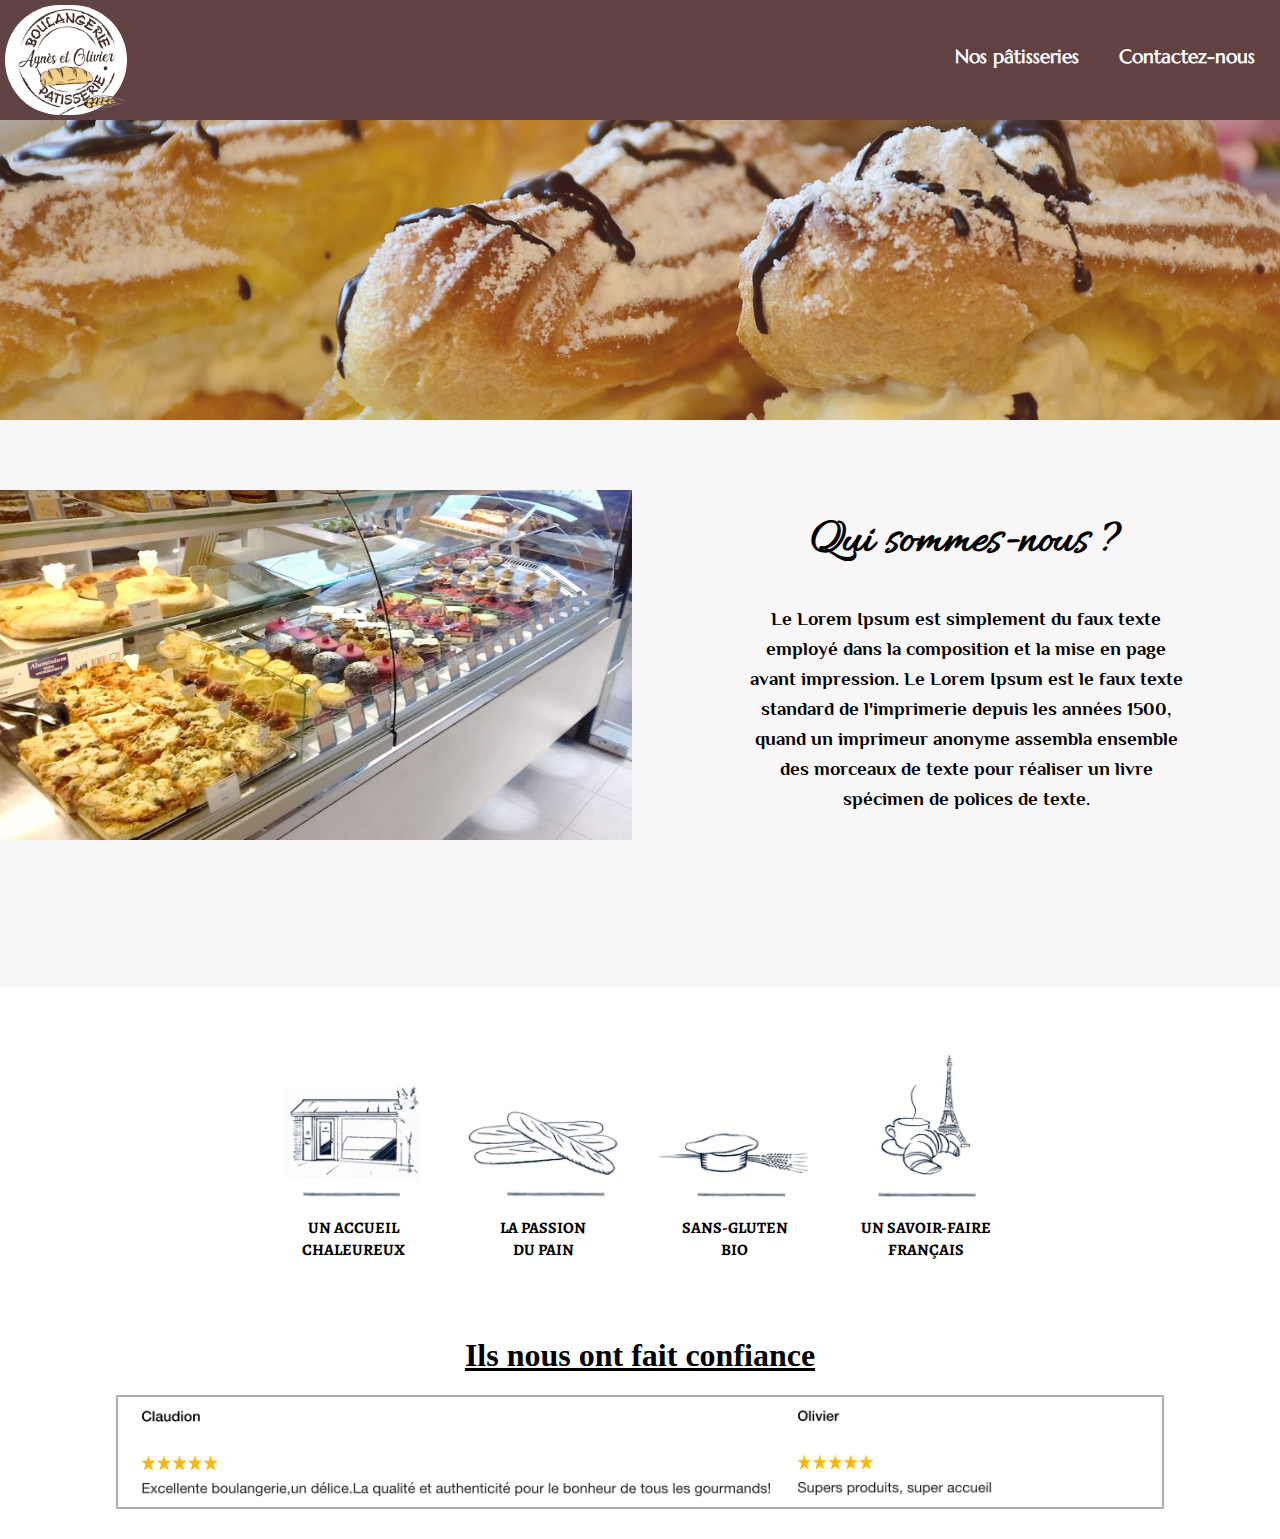
<file: index.html>
<!doctype html>
<html lang="fr">
<head>
  <meta charset="utf-8">
  <meta name="viewport" content="width=device-width, initial-scale=1.0, shrink-to-fit=no">
  <title>Agnès et Olivier</title>
  <link rel="stylesheet" href="./css/style.css">
  <link rel="stylesheet" media="screen and (max-width: 640px)" href='./css/smartphone.css' type="text/css" />
  <link rel="stylesheet" media="screen and (max-width: 1024px)" href='./css/tablette.css' type="text/css" />
  <link href="https://fonts.googleapis.com/css?family=Alegreya|Alegreya+Sans+SC|Philosopher&display=swap" rel="stylesheet">
  <link href="https://fonts.googleapis.com/css?family=Allura&display=swap" rel="stylesheet">
  <link href="https://fonts.googleapis.com/css?family=Marcellus&display=swap" rel="stylesheet">
  <link rel="icon" type="image/png" href="./img/logo.png" />
</head>
<body>
    <!-- NAVBAR -->
    <nav class='navbar'>
        <div class='white'>
          <a href='./index.html'><img class='logo' src='./img/logo.png' alt='logo' /></a>
        </div>
        <div class='box-items'>
            <h3 class='link-items'><a href='./product.html'>Nos pâtisseries</a></h3>
          <h3 class='link-items'><a href='./contact.html'>Contactez-nous</a></h3>
        </div>
    </nav>
    <!-- ./NAVBAR -->
  

    <!-- BANNIERE -->
    <div class='banniere'>

    </div>
    <!-- ./BANNIERE -->

	<!-- CONTENT -->
	
	<div class='container-content'>

		<div class='aside-left'>
      		<img class='vitrine' src='./img/vitrine.jpeg' alt='vitrine' />
		</div>

		<div class='aside-right'>
			<h1 class='title'>Qui sommes-nous ?</h1>
			<h3 class='text'>Le Lorem Ipsum est simplement du faux texte employé dans la composition et la mise en page avant impression. Le Lorem Ipsum est le faux texte standard de l'imprimerie depuis les années 1500, quand un imprimeur anonyme assembla ensemble des morceaux de texte pour réaliser un livre spécimen de polices de texte.</h3>
    	</div>

  </div>
  
  <div class='aside-bottom'>
    <div class='box-icon'>
        <img class='icon' src='./img/icon1.jpeg' alt='icon' />
        <h3 class='title-icon'>UN ACCUEIL <br>CHALEUREUX</h3>
    </div>
    <div class='box-icon'>
        <img class='icon' src='./img/icon2.jpeg' alt='icon' />
        <h3 class='title-icon'>LA PASSION<br> DU PAIN</h3>
    </div>
    <div class='box-icon'>
        <img class='icon' src='./img/icon4.jpeg' alt='icon' />
        <h3 class='title-icon'>SANS-GLUTEN<br>BIO </h3>
    </div>
		<div class='box-icon'>
			<img class='icon' src='./img/icon5.jpeg' alt='icon' />
			<h3 class='title-icon'>UN SAVOIR-FAIRE<br>FRANÇAIS</h3>
		</div>
  	</div>

  <h1 class='title-feedback'>Ils nous ont fait confiance</h1>
  <div class='box-slider'>
    <div id="slider">
        <figure>
          <img class='feedback' src="./img/avis1.png" >
          <img class='feedback' src='./img/avis2.png' >
          <img class='feedback' src="./img/avis5.png" >
          <img class='feedback' src="./img/avis2.png" >
          <img class='feedback' src="./img/avis1.png" >
        </figure>
      </div>
  </div>

    <!-- ./CONTENT -->
</body>
</html>
</file>
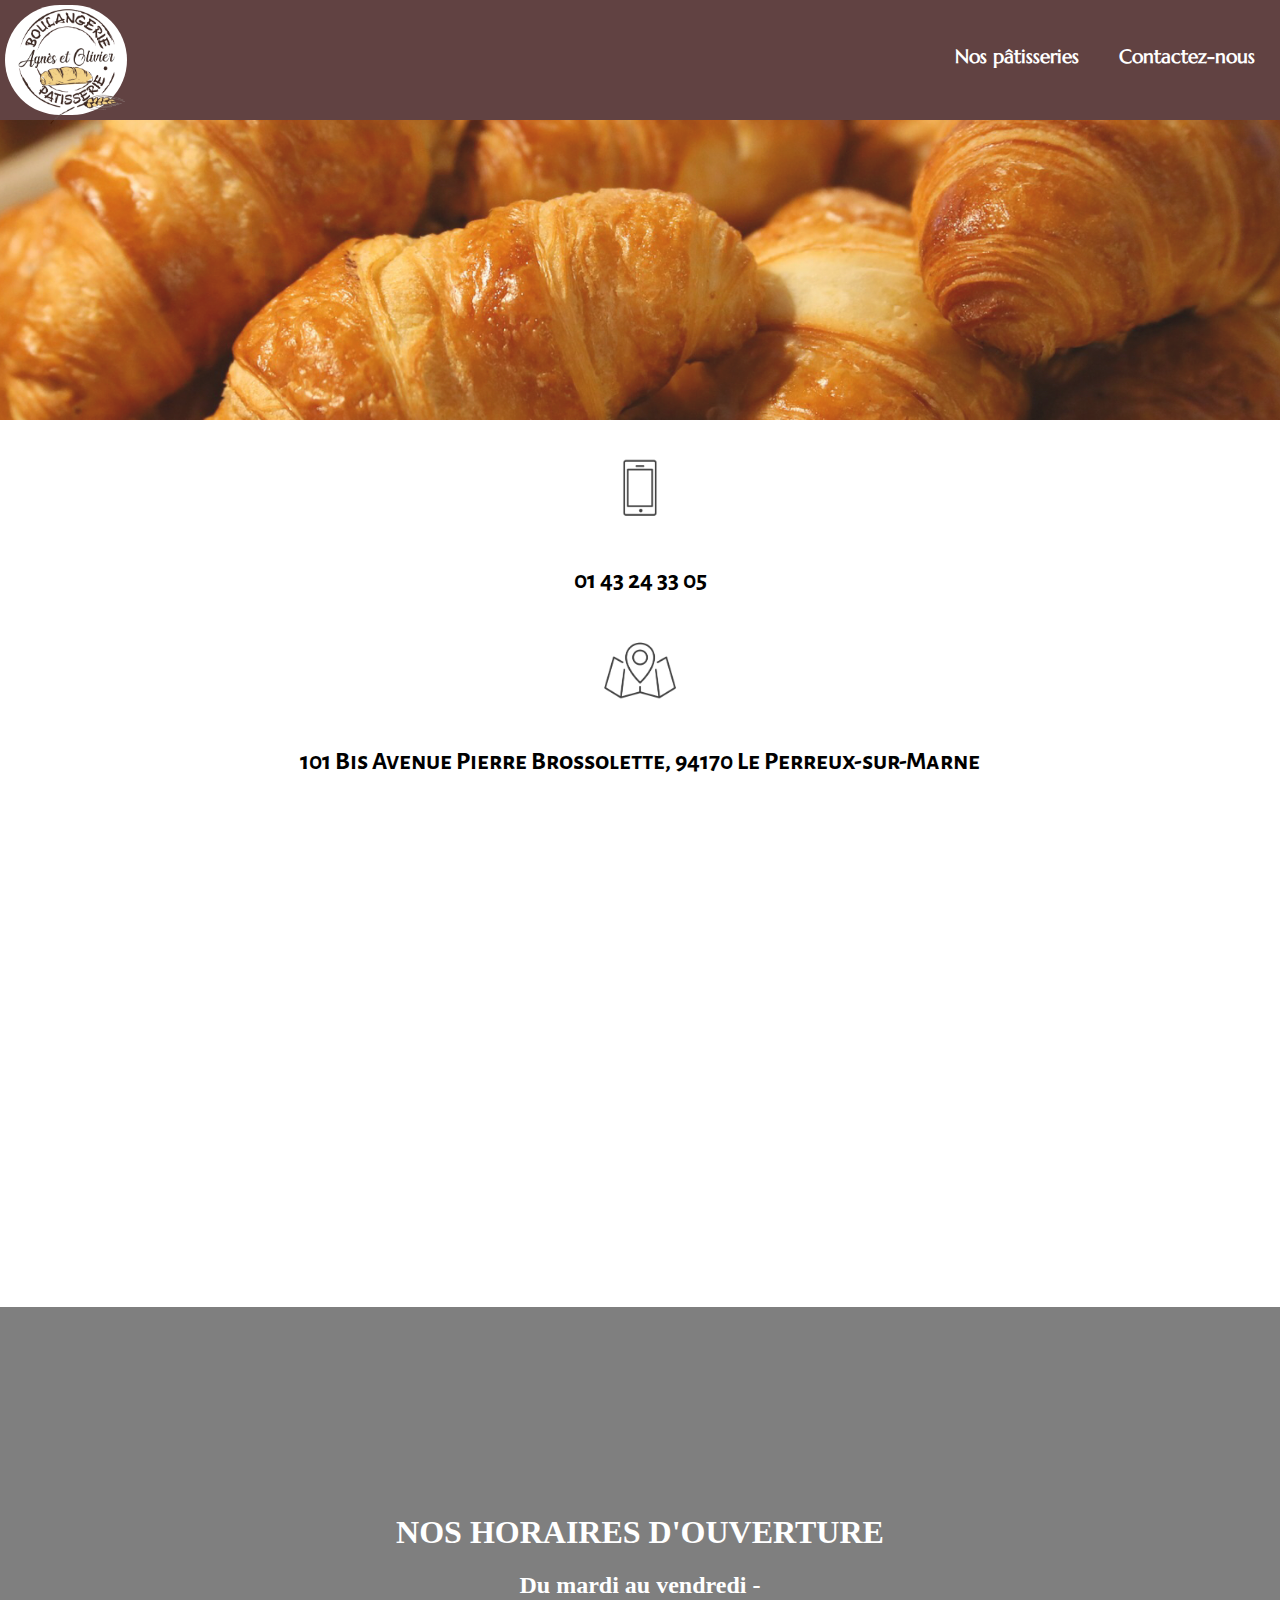
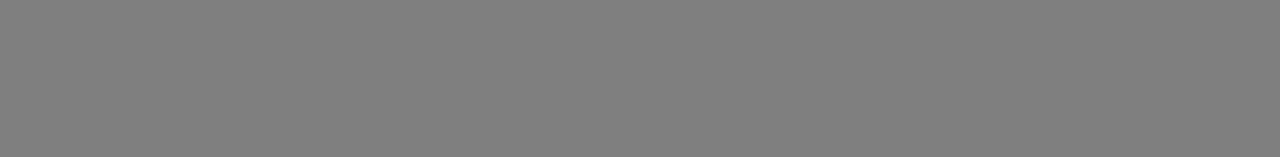
<file: contact.html>
<!doctype html>
<html lang="fr">
<head>
  <meta charset="utf-8">
  <meta name="viewport" content="width=device-width, initial-scale=1.0, shrink-to-fit=no">
  <title>Agnès et Olivier - Contactez-nous</title>
  <link rel="stylesheet" href="./css/style.css">
  <link rel="stylesheet" href="./css/contact.css" />
  <link rel="stylesheet" media="screen and (max-width: 640px)" href='./css/smartphone.css' type="text/css" />
  <link rel="stylesheet" media="screen and (max-width: 1024px)" href='./css/tablette.css' type="text/css" />
  <link href="https://fonts.googleapis.com/css?family=Alegreya+Sans+SC&display=swap" rel="stylesheet">
  <link href="https://fonts.googleapis.com/css?family=Marcellus&display=swap" rel="stylesheet">
  <link rel="icon" type="image/png" href="./img/logo.png" />
</head>
<body>
    <!-- NAVBAR -->
    <nav class='navbar'>
        <div class='white'>
          <a href='./index.html'><img class='logo' src='./img/logo.png' alt='logo' /></a>
        </div>
        <div class='box-items'>
            <h3 class='link-items'><a href='./product.html'>Nos pâtisseries</a></h3>
          <h3 class='link-items'><a href='./contact.html'>Contactez-nous</a></h3>
        </div>
        </nav>
    <!-- ./NAVBAR -->

    <!-- BANNIERE -->
    <div class='banniere'>

    </div>
    <!-- ./BANNIERE -->

    <div class='container'>
    <div class='box-contact'>
      <img class='logo-contact' src='./img/icon7.png' alt='icon' />
      <h3 class='number'>01 43 24 33 05</h3>
      <img class='logo-contact' src='./img/icon6.png' alt='icon' />
      <h3 class='adress'>101 Bis Avenue Pierre Brossolette, 94170 Le Perreux-sur-Marne</h3>
      </div>
      <div class='box-iframe'>
          <iframe src="https://www.google.com/maps/embed?pb=!1m18!1m12!1m3!1d2626.2098593956125!2d2.5014111150324227!3d48.83513561029884!2m3!1f0!2f0!3f0!3m2!1i1024!2i768!4f13.1!3m3!1m2!1s0x47e60d9f02e204af%3A0xab0b27ad79ceb630!2sAgn%C3%A8s+et+Olivier!5e0!3m2!1sfr!2sfr!4v1561598677452!5m2!1sfr!2sfr" width="1300" height="300" frameborder="0" style="border:0" allowfullscreen></iframe>
      </div>
      <div class='container-hours'>
      
      </div>
      <div class='bg-dark'></div>
      <div class='content-hours'>
        <h1>NOS HORAIRES D'OUVERTURE</h1>
        <h2>Du mardi au vendredi - </h2>
      </div>
    </div>

</body>
</html>
</file>
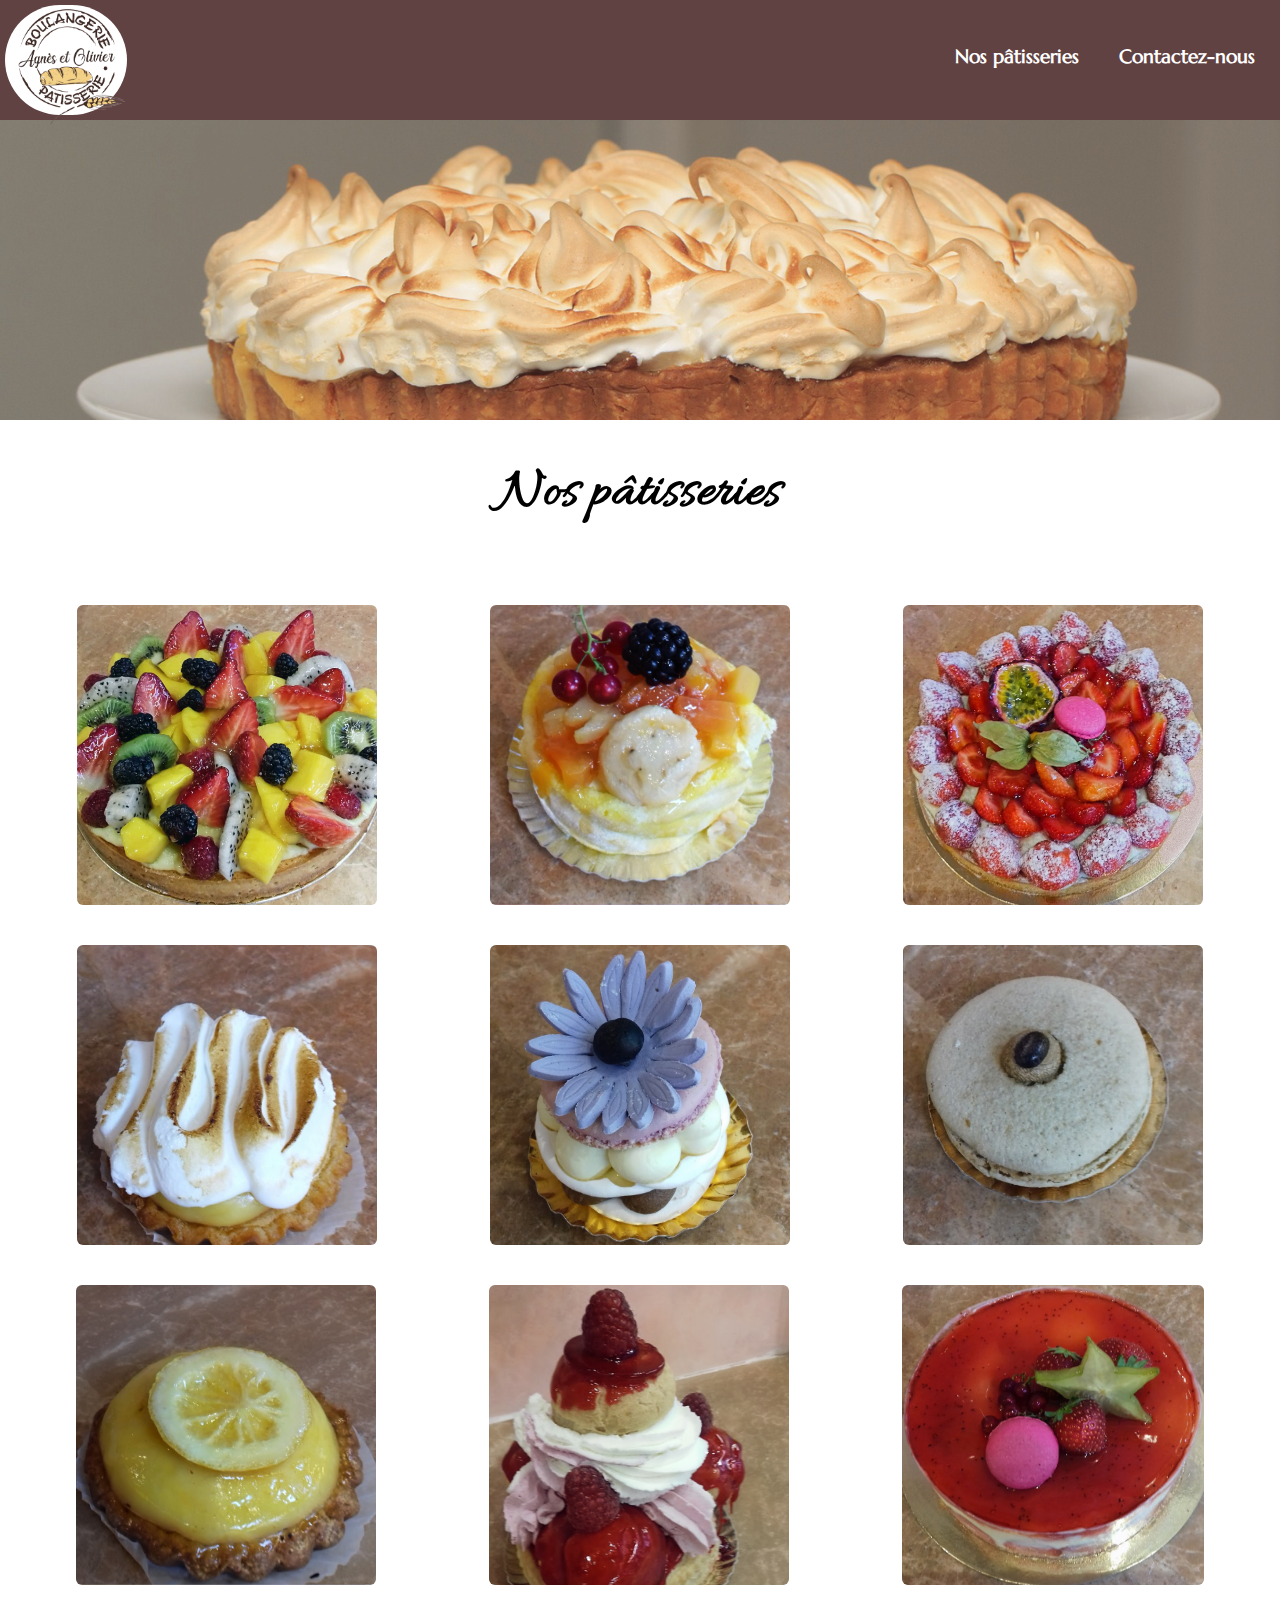
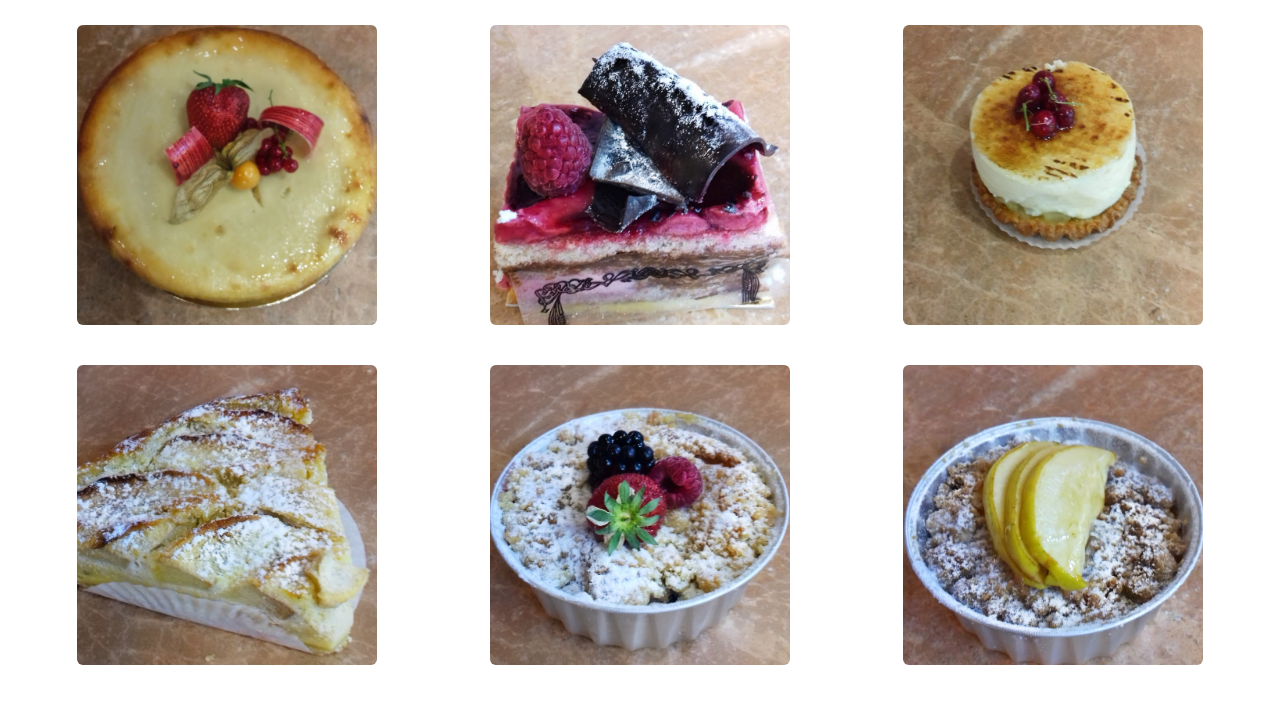
<file: product.html>
<!doctype html>
<html lang="fr">
<head>
  <meta charset="utf-8">
  <meta name="viewport" content="width=device-width, initial-scale=1.0, shrink-to-fit=no">
  <title>Agnès et Olivier - Nos pâtisseries</title>
  <link rel="stylesheet" href="./css/style.css">
  <link rel="stylesheet" href="./css/product.css">
  <link href="https://fonts.googleapis.com/css?family=Abril+Fatface&display=swap" rel="stylesheet">
  <link rel="stylesheet" media="screen and (max-width: 640px)" href='./css/smartphone.css' type="text/css" />
  <link rel="stylesheet" media="screen and (max-width: 1024px)" href='./css/tablette.css' type="text/css" />
  <link href="https://fonts.googleapis.com/css?family=Allura&display=swap" rel="stylesheet">
  <link href="https://fonts.googleapis.com/css?family=Marcellus&display=swap" rel="stylesheet">
  <link rel="icon" type="image/png" href="./img/logo.png" />
</head>
<body>
    <!-- NAVBAR -->
    <nav class='navbar'>
			<div class='white'>
			  <a href='./index.html'><img class='logo' src='./img/logo.png' alt='logo' /></a>
			</div>
			<div class='box-items'>
					<h3 class='link-items'><a href='./product.html'>Nos pâtisseries</a></h3>
			  <h3 class='link-items'><a href='./contact.html'>Contactez-nous</a></h3>
			</div>
		  </nav>
	<!-- ./NAVBAR -->


    <!-- BANNIERE -->
    <div class='banniere'>

    </div>
    <!-- ./BANNIERE -->

    <!-- CONTENT -->

    <div class='container'>
		<h1>Nos pâtisseries</h1>
		<div class='box-cakes'>
			<div class='cake'>
				<img class='cake-product' src='./img/image1.jpeg' alt='cake' />
			</div>
			<div class='cake'>
				<img class='cake-product' src='./img/image2.jpeg' alt='cake' />
			</div>
			<div class='cake'>
				<img class='cake-product' src='./img/image3.jpeg' alt='cake' />
			</div>
			<div class='cake'>
				<img class='cake-product' src='./img/image4.jpeg' alt='cake' />
			</div>
			<div class='cake'>
				<img class='cake-product' src='./img/image5.jpeg' alt='cake' />
			</div>
			<div class='cake'>
				<img class='cake-product' src='./img/image6.jpeg' alt='cake' />
			</div>
			<div class='cake'>
				<img class='cake-product' src='./img/image7.jpeg' alt='cake' />
			</div>
			<div class='cake'>
				<img class='cake-product' src='./img/image8.jpeg' alt='cake' />
			</div>
			<div class='cake'>
				<img class='cake-product' src='./img/image9.jpeg' alt='cake' />
			</div>
			<div class='cake'>
				<img class='cake-product' src='./img/image10.jpeg' alt='cake' />
			</div>
			<div class='cake'>
				<img class='cake-product' src='./img/image11.jpeg' alt='cake' />
			</div>
			<div class='cake'>
				<img class='cake-product' src='./img/image12.jpeg' alt='cake' />
			</div>
			<div class='cake'>
				<img class='cake-product' src='./img/image13.jpeg' alt='cake' />
			</div>
			<div class='cake'>
				<img class='cake-product' src='./img/image14.jpeg' alt='cake' />
			</div>
			<div class='cake'>
				<img class='cake-product' src='./img/image15.jpeg' alt='cake' />
			</div>
		</div>
    </div>

    <!-- ./CONTENT -->
</body>
</html>
</file>
<file: css/style.css>
/* INIT BODY */

*{
    font-family: sans-serif;
    transition:1s;
}
body{
    margin:0;
}

a{
    text-decoration: none;
    color:white;
    transition:1s;
    font-size:1em;
    font-family: 'Marcellus', serif;
}

a:hover{
    text-decoration: underline;

}

h1, h2, h3, h4{
    font-family: 'Abril Fatface', cursive;
    text-align: center;
}

.title{
    font-family: 'Allura', cursive;
    font-size:3em;
}

.text{
    font-family: 'Philosopher', sans-serif;
    line-height: 30px;
}

.title-feedback{
    text-decoration: underline;
}

/* ./INIT BODY */

/* NAVBAR */

.navbar{
    display: flex;
    background: rgb(97, 66, 66);
    height:110px;
    padding:5px;
}

.white{
    background-color: white;
    border-radius: 5rem;
    display: flex;
}

.logo{
    height:120px;
}

.box-items{
    display: flex;
    justify-content: flex-end;
    width:100%;
    margin-top:20px;
}

.link-items{
    margin:20px;
    font-family: 'Marcellus', serif;
}

/* ./NAVBAR */

/* BANNIERE */

.banniere{
    background-image: url('../img/banniere-five.jpeg');
    background-size: cover;
    height:300px;
    opacity: 0.9;
    width: 100%;
}

/* ./BANNIERE */

/* CONTENT */

.container-content{
    display: flex;
    background-color: rgba(238, 231, 231, 0.39);
    height:63vh;
}

.aside-left{
    /* background: green; */
    display: flex;
}

.vitrine{
    height:350px;
    /* margin:20px; */
    margin-left:-20px;
    padding:20px;
    margin-top:50px;
}
.aside-right{
    /* background: red; */
    width:50%;
    padding:90px;
    margin-top:-30px;
}

/* ./CONTENT */

.aside-bottom{
    display: flex;
    justify-content: center;
    margin:40px;
}

.box-icon{
    margin:20px;
}
.icon{
    height:150px;
}

.title-icon{
    font-size:1em;
    font-family: 'Alegreya', serif;
}

.aside-feedback{
    display: flex;
    flex-direction: column;
    /* border: 2px solid black; */
}

.feedback-box{
    display: flex;
    justify-content: center;
    margin:20px;
}

.feedback{
    height:90px;
    float: left;
}

.box-slider{
    display: flex;
    border: 2px solid rgba(0, 0, 0, 0.322);
    width:80%;
    margin:auto;
    margin-bottom:30px;
    padding:10px;
}

#slider 
{ 
    max-width: 1000px; 
    overflow: hidden;
    /* background:green; */
} 

#slider figure{
    position: relative; 
    width: 500%;
    margin: 0;
    padding: 0;
    font-size: 0;
    text-align: left;
    animation: 10s slidy infinite;
    background-color: red;
}

@keyframes slidy {
    0% { left: 0%; }
    20% { left: 0%; }
    25% { left: -130%; }
    45% { left: -130%; }
    50% { left: -130%; }
    70% { left: -130%; }
    75% { left: -130%; }
    95% { left: -130%; }
    100% { left: -200%; }
  }
</file>
<file: css/smartphone.css>
@media screen and (max-width: 640px) {
    body{
        /* background: red; */
    }

    .banniere{
        display: none;
    }

    a{
        font-size: 1em;
    }

    .container-content{
        flex-wrap: wrap;
    }

    .vitrine{
        width: 100%;
        padding: 0;
        margin: auto;
    }
    .aside-right{
        display: none;
    }

    .aside-bottom{
        align-items: center;
        flex-direction: column;
    }

    .title-feedback{
        display: none;
    }

  }
</file>
<file: css/tablette.css>
@media all and (min-width: 480px) and (max-width: 1024px) {
    body{
        /* background: blue; */
    }

    .container-content{
        flex-wrap: wrap;
        background: none;
    }

    .banniere{
        display: none;
    }

    .aside-right{
        display: none;
    }

    .aside-left{
        margin:auto;
    }

    .aside-bottom{
        align-items: center;
        margin-top:20px;
    }

    .box-slider{
        display: none;
    }

    .title-feedback{
        display: none;
    }

 }
</file>
<file: css/contact.css>
.banniere{
    background-image: url('../img/banniere-four.jpeg');
    background-size: cover;
}

.container{
    display: flex;
    flex-direction: column;
    /* background:red; */
}

.box-iframe{
    display: flex;
    margin:10px;
}

.box-contact{
    display: flex;
    flex-direction: column;
    align-items: center;
    padding: 20px;
}

.logo-contact{
    height:100px;
}

.number{
    font-family: 'Alegreya Sans SC', sans-serif;
    font-size: 1.6em;
}

.adress{
    font-family: 'Alegreya Sans SC', sans-serif;
    font-size: 1.6em;
}

.container-hours{
    background-image: url('../img/bread-header.jpg');
    background-attachment: fixed;
    background-size: cover;
    background-repeat: no-repeat;
    opacity: 0.9;
    height:50vh;
    margin-top:50px;
}

.bg-dark{
    position: relative;
    background-color: black;
    height:50vh;
    z-index: 23;
    margin-top:-335px;
    opacity: 0.5;
}

.content-hours{
    position: relative;
    z-index: 24;
    margin-top:-335px;
    color:white;
    padding:70px;
}
</file>
<file: css/product.css>
.banniere{
    background-image: url('../img/banniere-two.jpeg');
    background-size: cover;
}

.container{
    display: flex;
    justify-content: center;
    flex-direction: column;
    /* background: green; */
    align-items: center;
}

.box-cakes{
    display: flex;
    flex-direction: row;
    flex-wrap: wrap;
    /* background: red; */
    justify-content: space-around;
    padding:20px;
}

.cake{
    display: flex;
    flex-direction: row;
    flex-wrap: nowrap;
    /* background: purple; */
    margin:20px;
}

.cake-product:hover{
    transform: scale(1.1);

}

.cake-product{
    height:300px;
    border-radius: 2%;
    transition: 1s;
}

h1{
    font-family: 'Allura', cursive;
    font-size:3.5em;
}
</file>
